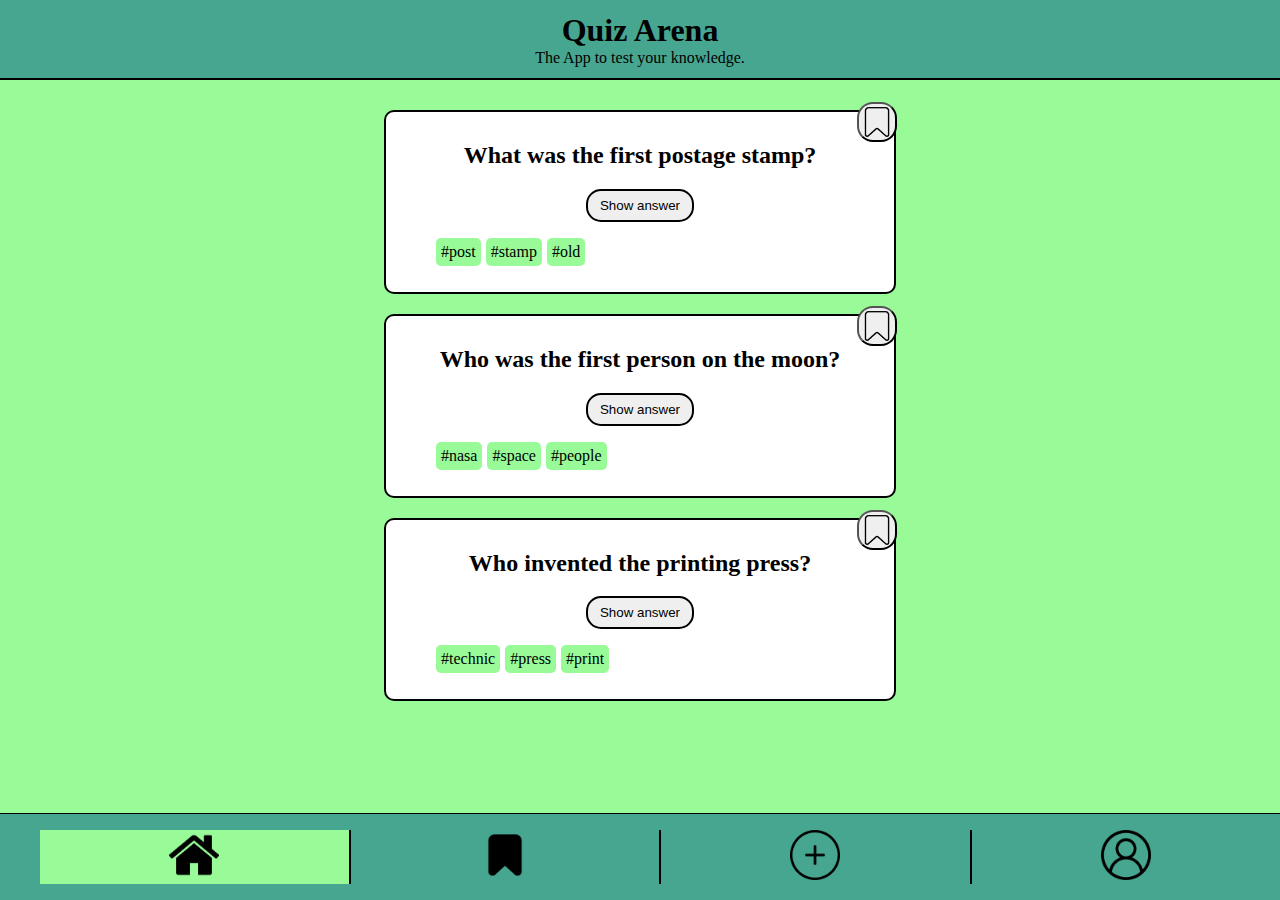
<file: index.html>
<!DOCTYPE html>
<html lang="en">
  <head>
    <title>Quiz App</title>
    <meta name="viewport" content="width=device-width, initial-scale=1" />
    <link rel="stylesheet" href="css/styles.css" />
    <script src="javascript.js" defer></script>
  </head>
  <body>
    <header class="header">
      <h1 class="header__title">Quiz Arena</h1>
      <span class="header__text">The App to test your knowledge.</span>
    </header>
    <main>
      <section class="question">
        <section class="question__text">
          <h2>What was the first postage stamp?</h2>
          <button
            type="button"
            aria-label="Bookmark question"
            class="question__bookmark"
            data-js="bookmark"
          ></button>
          <button type="button" class="show__answer" data-js="answer-button">
            Show answer
          </button>
          <p class="Answer">
            The Penny Black was the world's first adhesive postage stamp used in
            a public postal system.
          </p>
        </section>
        <section class="tag">
          <ul class="tag__list">
            <li>#post</li>
            <li>#stamp</li>
            <li>#old</li>
          </ul>
        </section>
      </section>
      <section class="question">
        <section class="question__text">
          <h2>Who was the first person on the moon?</h2>
          <button
            aria-label="Bookmark question"
            class="question__bookmark"
            data-js="bookmark2"
          ></button>
          <button type="button" class="show__answer" data-js="answer-button2">
            Show answer
          </button>
          <p class="Answer2">
            The first person on the moon was Neil Armstrong.
          </p>
        </section>
        <section class="tag">
          <ul class="tag__list">
            <li>#nasa</li>
            <li>#space</li>
            <li>#people</li>
          </ul>
        </section>
      </section>
      <section class="question">
        <section class="question__text">
          <h2>Who invented the printing press?</h2>
          <button
            aria-label="Bookmark question"
            class="question__bookmark"
            data-js="bookmark3"
          ></button>
          <button type="button" class="show__answer" data-js="answer-button3">
            Show answer
          </button>
          <p class="Answer3">
            The printing press was invented by Johannes Gutenberg.
          </p>
        </section>
        <section class="tag">
          <ul class="tag__list">
            <li>#technic</li>
            <li>#press</li>
            <li>#print</li>
          </ul>
        </section>
      </section>
    </main>

    <nav class="nav">
      <ul class="nav__list">
        <li class="nav__list-item nav__list-item--active">
          <a class="nav__Icon" href="/index.html"
            ><img
              src="./images/home_icon.png"
              alt="home_sign"
              height="50px"
              width="50px"
          /></a>
        </li>
        <li class="nav__list-item">
          <a class="nav__Icon" href="/bookmarks.html"
            ><img
              src="./images/bookmark.png"
              alt="bookmark_sign"
              height="50px"
              width="50px"
          /></a>
        </li>
        <li class="nav__list-item">
          <a class="nav__Icon" href="/form.html"
            ><img
              src="./images/add.png"
              alt="add_sign"
              height="50px"
              width="50px"
          /></a>
        </li>
        <li class="nav__list-item">
          <a class="nav__Icon" href="/profile.html"
            ><img
              src="./images/profile_icon.png"
              alt="profile_sign"
              height="50px"
              width="50px"
          /></a>
        </li>
      </ul>
    </nav>
  </body>
</html>
</file>
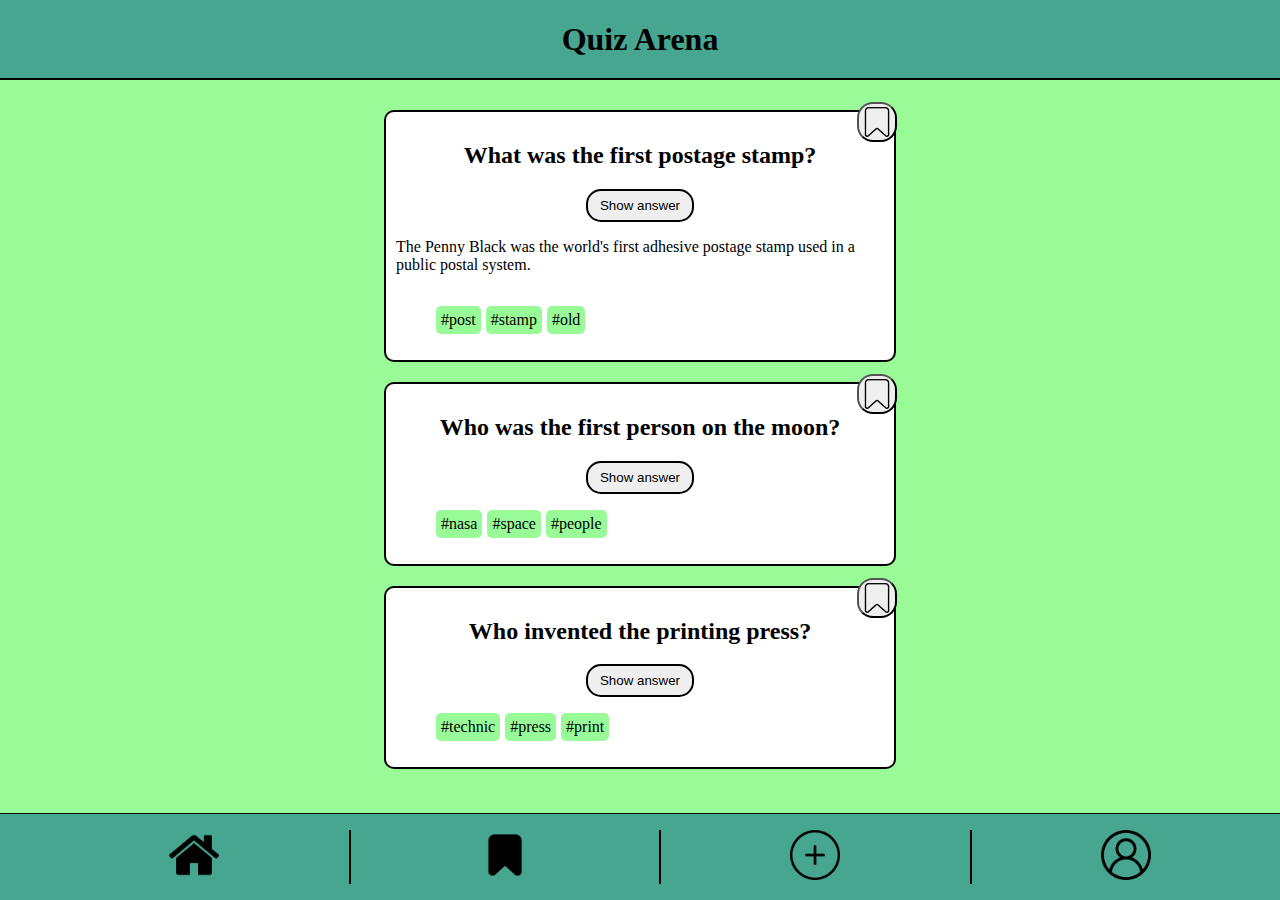
<file: bookmarks.html>
<!DOCTYPE html>
<html lang="en">
  <head>
    <title>Quiz App</title>
    <meta name="viewport" content="width=device-width, initial-scale=1" />
    <link rel="stylesheet" href="css/styles.css" />
  </head>

  <body>
    <header class="header">
      <h1 class="header__title">Quiz Arena</h1>
    </header>
    <main>
      <section class="question">
        <section class="question__text">
          <h2>What was the first postage stamp?</h2>
          <button
            type="button"
            aria-label="Bookmark question"
            class="question__bookmark"
            data-js="bookmark"
          ></button>
          <button type="button" class="show__answer" data-js="answer-button">
            Show answer
          </button>
          <p class="Answer1">
            The Penny Black was the world's first adhesive postage stamp used in
            a public postal system.
          </p>
        </section>
        <section class="tag">
          <ul class="tag__list">
            <li>#post</li>
            <li>#stamp</li>
            <li>#old</li>
          </ul>
        </section>
      </section>
      <section class="question">
        <section class="question__text">
          <h2>Who was the first person on the moon?</h2>
          <button
            aria-label="Bookmark question"
            class="question__bookmark"
            data-js="bookmark2"
          ></button>
          <button type="button" class="show__answer" data-js="answer-button2">
            Show answer
          </button>
          <p class="Answer2">
            The first person on the moon was Neil Armstrong.
          </p>
        </section>
        <section class="tag">
          <ul class="tag__list">
            <li>#nasa</li>
            <li>#space</li>
            <li>#people</li>
          </ul>
        </section>
      </section>
      <section class="question">
        <section class="question__text">
          <h2>Who invented the printing press?</h2>
          <button
            aria-label="Bookmark question"
            class="question__bookmark"
            data-js="bookmark3"
          ></button>
          <button type="button" class="show__answer" data-js="answer-button3">
            Show answer
          </button>
          <p class="Answer3">
            The printing press was invented by Johannes Gutenberg.
          </p>
        </section>
        <section class="tag">
          <ul class="tag__list">
            <li>#technic</li>
            <li>#press</li>
            <li>#print</li>
          </ul>
        </section>
      </section>
    </main>
    <nav class="nav">
      <ul class="nav__list">
        <li class="nav__list-item">
          <a class="nav__Icon" href="/index.html"
            ><img
              src="./images/home_icon.png"
              alt="home_sign"
              height="50px"
              width="50px"
          /></a>
        </li>
        <li class="nav__list-item">
          <a class="nav__Icon" href="/bookmarks.html"
            ><img
              src="./images/bookmark.png"
              alt="bookmark_sign"
              height="50px"
              width="50px"
          /></a>
        </li>
        <li class="nav__list-item">
          <a class="nav__Icon" href="/form.html"
            ><img
              src="./images/add.png"
              alt="add_sign"
              height="50px"
              width="50px"
          /></a>
        </li>
        <li class="nav__list-item">
          <a class="nav__Icon" href="/profile.html"
            ><img
              src="./images/profile_icon.png"
              alt="profile_sign"
              height="50px"
              width="50px"
          /></a>
        </li>
      </ul>
    </nav>
  </body>
</html>
</file>
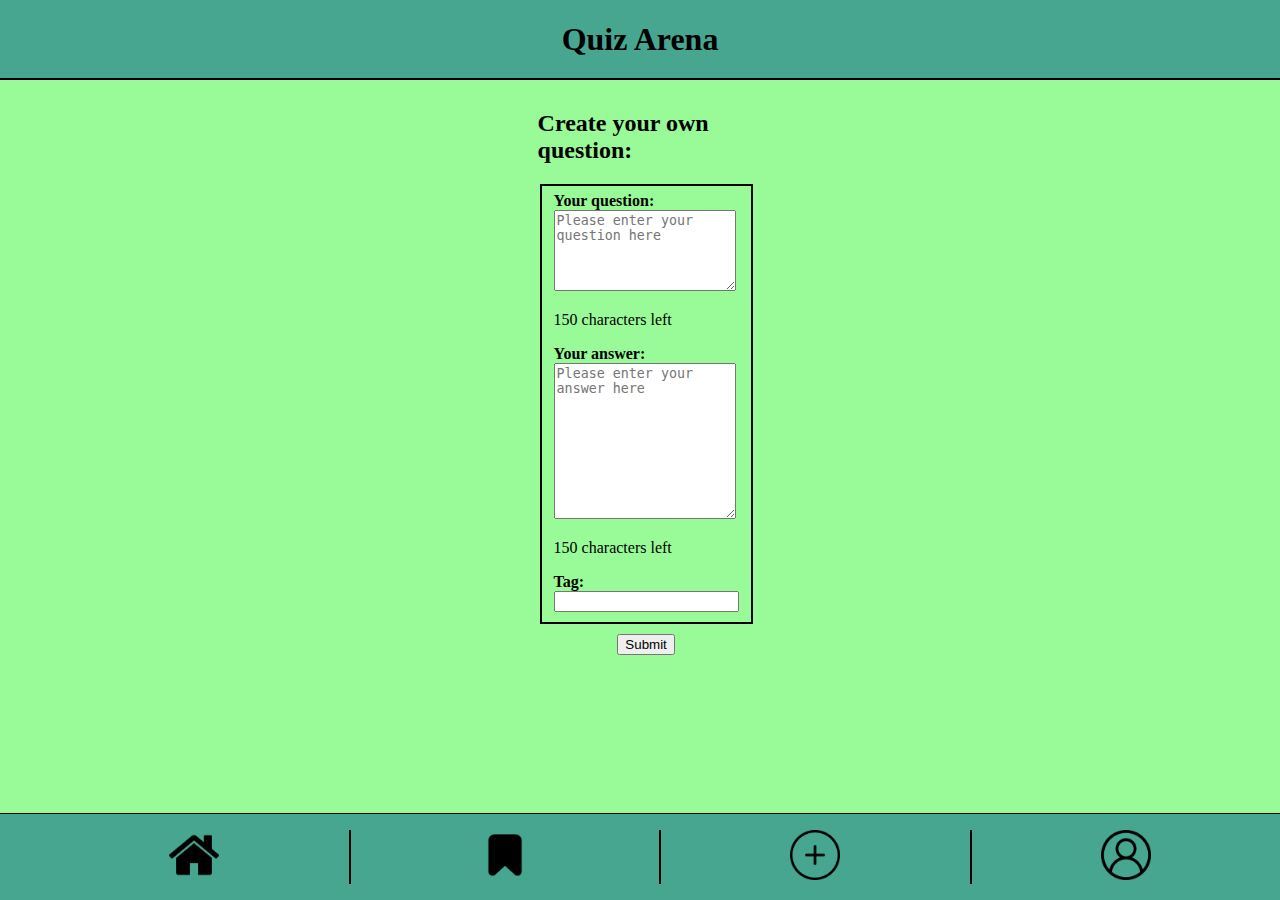
<file: form.html>
<!DOCTYPE html>
<html lang="en">
  <head>
    <meta charset="UTF-8" />
    <meta name="viewport" content="width=device-width, initial-scale=1.0" />
    <title>Form</title>
    <link rel="stylesheet" href="css/styles.css" />
    <script src="form.js" defer></script>
  </head>
  <body>
    <header class="header">
      <h1 class="header__title">Quiz Arena</h1>
    </header>
    <main>
      <h2 class="header__form">Create your own question:</h2>
      <form data-js="form">
        <fieldset>
          <label for="your_question">Your question:</label>
          <textarea
            data-js="your_question"
            name="your_question"
            id="your_question"
            rows="5"
            maxlenght="150"
            placeholder="Please enter your question here"
          ></textarea>
          <p class="remaining-characters">
            <span data-js="rem-characters-question">150</span> characters left
          </p>
          <label for="your_answer">Your answer:</label>
          <textarea
            data-js="your_answer"
            name="your_answer"
            id="your_answer"
            rows="10"
            maxlenght="150"
            placeholder="Please enter your answer here"
          ></textarea>
          <p class="remaining-characters">
            <span data-js="rem-characters-answer">150</span> characters left
          </p>
          <label for="your_tag">Tag:</label>
          <input name="your_tag" id="your_tag" type="text" />
        </fieldset>
        <button type="submit">Submit</button>
      </form>
    </main>
    <nav class="nav">
      <ul class="nav__list">
        <li class="nav__list-item">
          <a class="nav__Icon" href="/index.html"
            ><img
              src="./images/home_icon.png"
              alt="home_sign"
              height="50px"
              width="50px"
          /></a>
        </li>
        <li class="nav__list-item">
          <a class="nav__Icon" href="/bookmarks.html"
            ><img
              src="./images/bookmark.png"
              alt="bookmark_sign"
              height="50px"
              width="50px"
          /></a>
        </li>
        <li class="nav__list-item">
          <a class="nav__Icon" href="/form.html"
            ><img
              src="./images/add.png"
              alt="add_sign"
              height="50px"
              width="50px"
          /></a>
        </li>
        <li class="nav__list-item">
          <a class="nav__Icon" href="/profile.html"
            ><img
              src="./images/profile_icon.png"
              alt="profile_sign"
              height="50px"
              width="50px"
          /></a>
        </li>
      </ul>
    </nav>
  </body>
</html>
</file>
<file: css/styles.css>
@import "/css/global.css";
@import "/css/button.css";
@import "/css/header.css";
@import "/css/navigation.css";
@import "/css/form.css";

.question {
  border: var(--border);
  border-radius: 10px;
  gap: 50px;
  position: relative;
  padding: 10px;
  justify-content: center;
  align-items: center;
  background-color: white;
}

.Answer,
.Answer2,
.Answer3 {
  display: none;
}

.question__text {
  display: flex;
  flex-direction: column;
  align-items: center;
}

.tag {
  display: flex;
  flex-direction: row;
}

.tag__list {
  display: flex;
  list-style: none;
  gap: 5px;
  flex-wrap: wrap;
}

.tag li {
  padding: 5px;
  border-radius: 5px;
  background-color: var(--background-snakegreen);
  display: flex;
}
</file>
